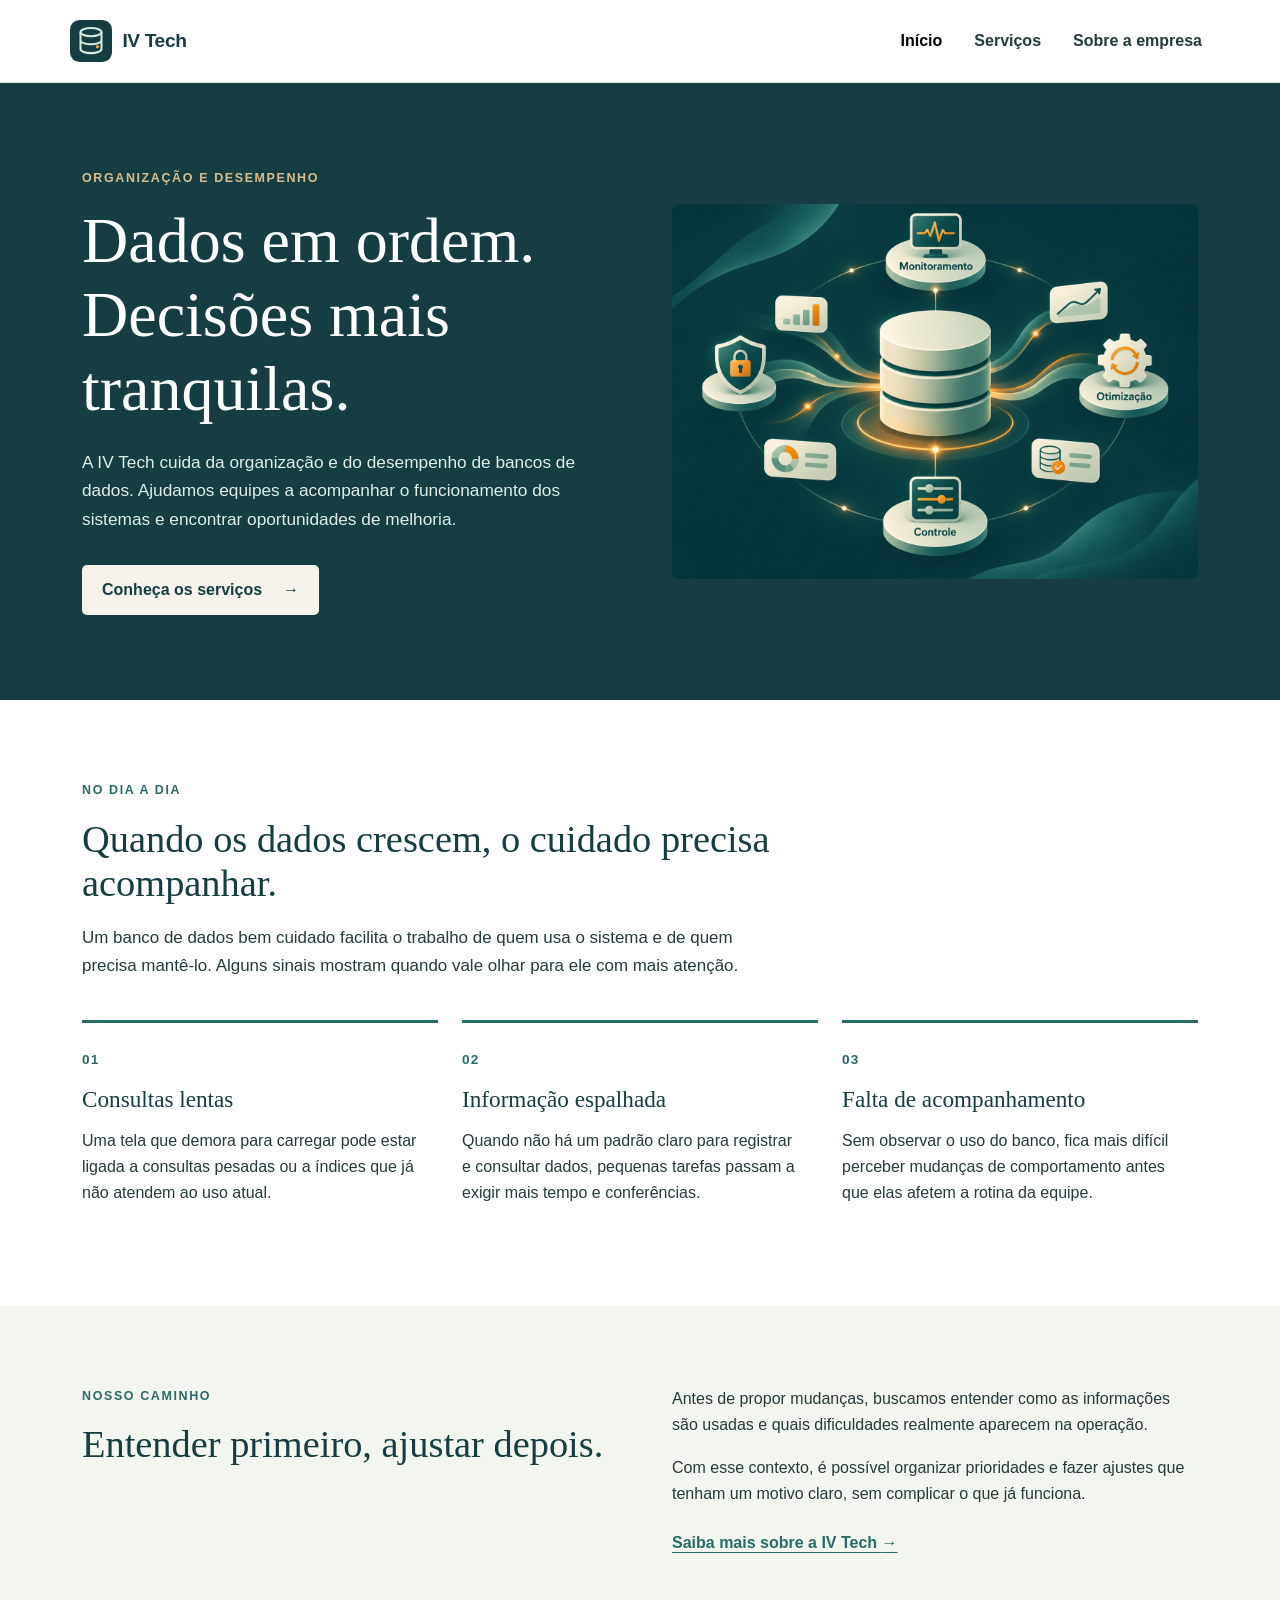
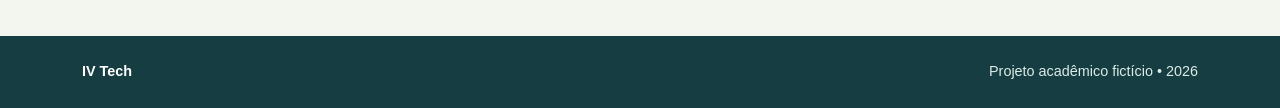
<file: index.html>
<!doctype html>
<html lang="pt-BR">
<head>
  <meta charset="utf-8">
  <meta name="viewport" content="width=device-width, initial-scale=1">
  <meta name="description" content="IV Tech: serviços de organização, otimização e acompanhamento de bancos de dados.">
  <title>IV Tech | Início</title>
  <link rel="icon" href="assets/logo.svg" type="image/svg+xml">
  <link rel="stylesheet" href="assets/vendor/bootstrap.min.css">
  <link rel="stylesheet" href="assets/estilos.css?v=2">
</head>
<body>
  <header class="site-header">
    <nav class="navbar navbar-expand-md container" aria-label="Menu principal">
      <a class="navbar-brand marca" href="index.html"><img src="assets/logo.svg" alt="" width="42" height="42"> <span>IV Tech</span></a>
      <button class="navbar-toggler" type="button" data-bs-toggle="collapse" data-bs-target="#menu" aria-controls="menu" aria-expanded="false" aria-label="Abrir menu">
        <span class="navbar-toggler-icon"></span>
      </button>
      <div class="collapse navbar-collapse" id="menu">
        <ul class="navbar-nav ms-auto gap-md-3">
          <li class="nav-item"><a class="nav-link active" aria-current="page" href="index.html">Início</a></li>
          <li class="nav-item"><a class="nav-link" href="servicos.html">Serviços</a></li>
          <li class="nav-item"><a class="nav-link" href="sobre.html">Sobre a empresa</a></li>
        </ul>
      </div>
    </nav>
  </header>

  <main>
    <section class="hero">
      <div class="container hero-grid">
        <div>
          <p class="etiqueta etiqueta-clara">ORGANIZAÇÃO E DESEMPENHO</p>
          <h1>Dados em ordem. Decisões mais tranquilas.</h1>
          <p class="hero-texto">A IV Tech cuida da organização e do desempenho de bancos de dados. Ajudamos equipes a acompanhar o funcionamento dos sistemas e encontrar oportunidades de melhoria.</p>
          <a class="botao botao-claro" href="servicos.html">Conheça os serviços <span aria-hidden="true">→</span></a>
        </div>
        <img class="hero-imagem" src="assets/iv-tech-dados.png" alt="Ilustração das áreas de monitoramento, otimização e controle ligadas a um banco de dados" width="1448" height="1086">
      </div>
    </section>

    <section class="secao" aria-labelledby="problemas-titulo">
      <div class="container">
        <p class="etiqueta">NO DIA A DIA</p>
        <h2 id="problemas-titulo">Quando os dados crescem, o cuidado precisa acompanhar.</h2>
        <p class="introducao">Um banco de dados bem cuidado facilita o trabalho de quem usa o sistema e de quem precisa mantê-lo. Alguns sinais mostram quando vale olhar para ele com mais atenção.</p>
        <div class="row g-4 mt-1">
          <div class="col-md-4">
            <article class="bloco">
              <span class="numero">01</span>
              <h3>Consultas lentas</h3>
              <p>Uma tela que demora para carregar pode estar ligada a consultas pesadas ou a índices que já não atendem ao uso atual.</p>
            </article>
          </div>
          <div class="col-md-4">
            <article class="bloco">
              <span class="numero">02</span>
              <h3>Informação espalhada</h3>
              <p>Quando não há um padrão claro para registrar e consultar dados, pequenas tarefas passam a exigir mais tempo e conferências.</p>
            </article>
          </div>
          <div class="col-md-4">
            <article class="bloco">
              <span class="numero">03</span>
              <h3>Falta de acompanhamento</h3>
              <p>Sem observar o uso do banco, fica mais difícil perceber mudanças de comportamento antes que elas afetem a rotina da equipe.</p>
            </article>
          </div>
        </div>
      </div>
    </section>

    <section class="secao secao-suave" aria-labelledby="caminho-titulo">
      <div class="container faixa-texto">
        <div>
          <p class="etiqueta">NOSSO CAMINHO</p>
          <h2 id="caminho-titulo">Entender primeiro, ajustar depois.</h2>
        </div>
        <div>
          <p>Antes de propor mudanças, buscamos entender como as informações são usadas e quais dificuldades realmente aparecem na operação.</p>
          <p>Com esse contexto, é possível organizar prioridades e fazer ajustes que tenham um motivo claro, sem complicar o que já funciona.</p>
          <a class="link-seta" href="sobre.html">Saiba mais sobre a IV Tech <span aria-hidden="true">→</span></a>
        </div>
      </div>
    </section>
  </main>

  <footer class="rodape">
    <div class="container rodape-conteudo"><span>IV Tech</span><span>Projeto acadêmico fictício • 2026</span></div>
  </footer>
  <script src="assets/vendor/bootstrap.bundle.min.js"></script>
</body>
</html>
</file>
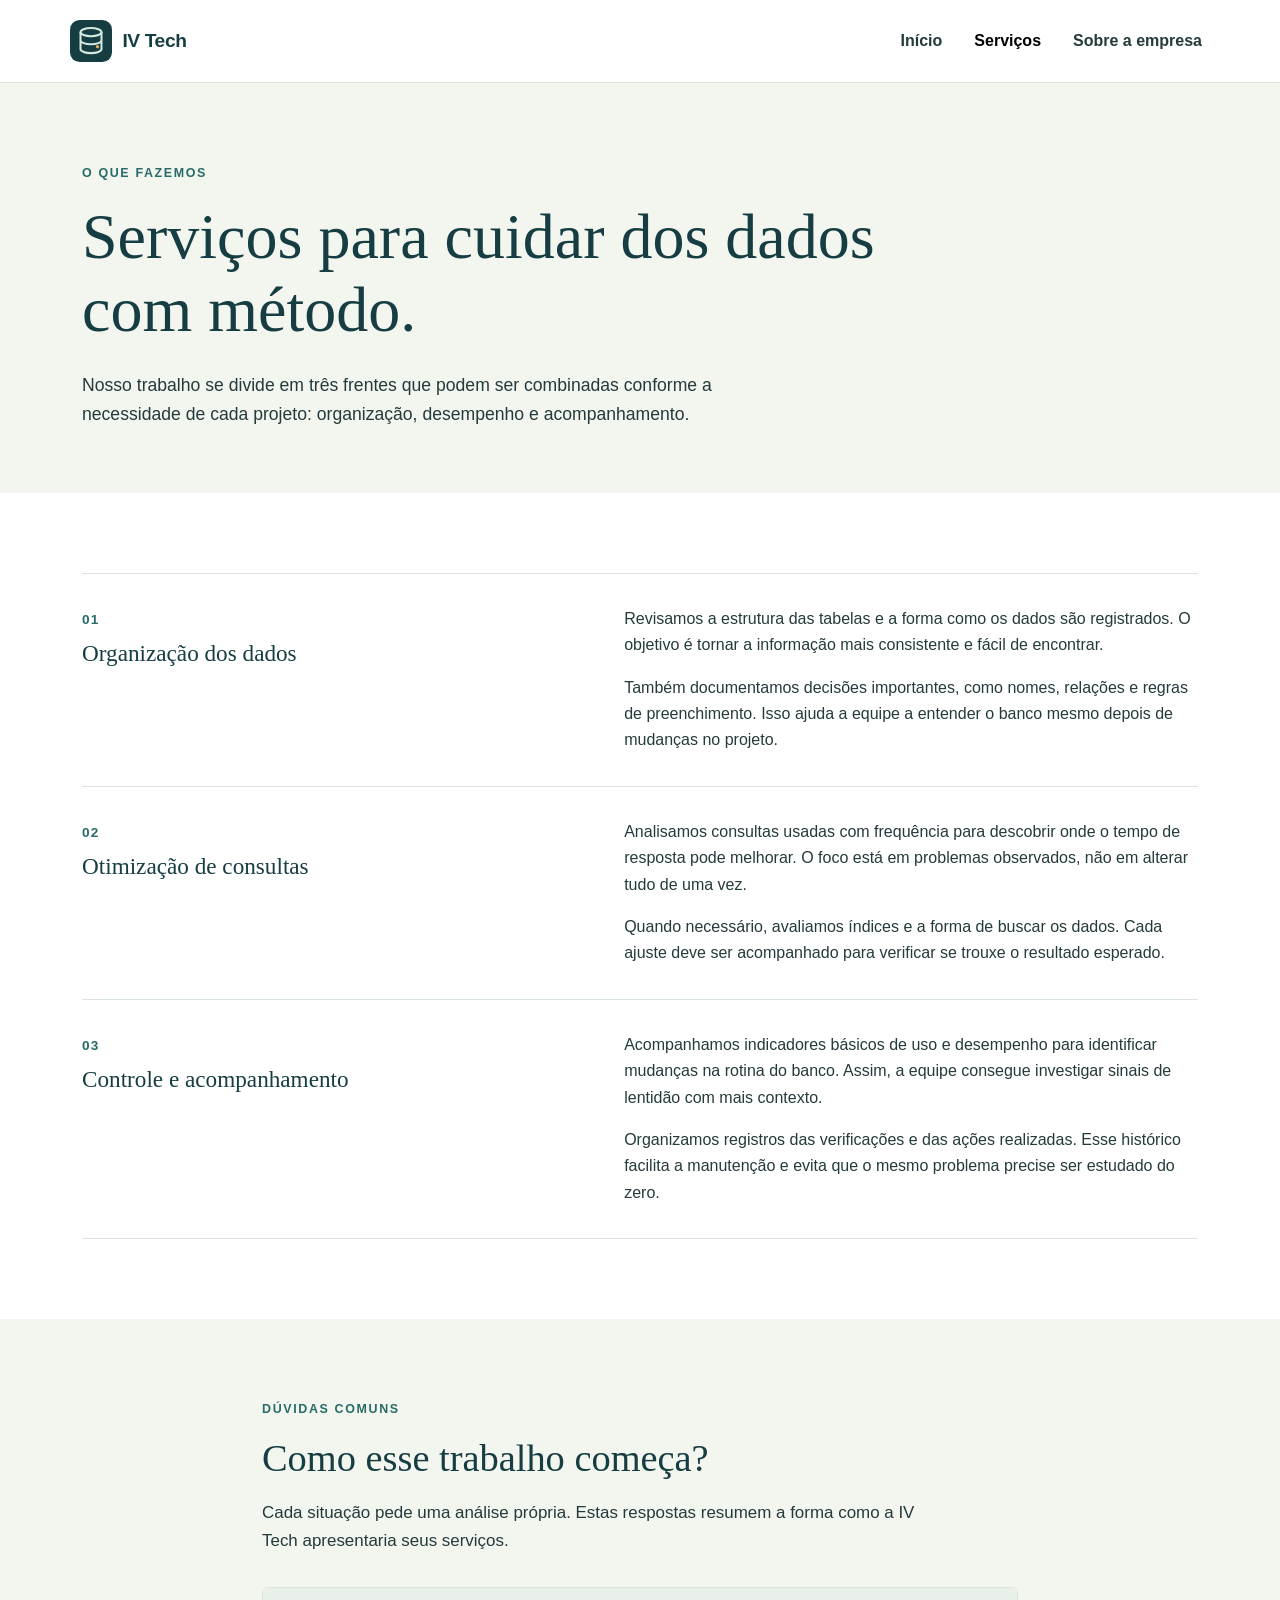
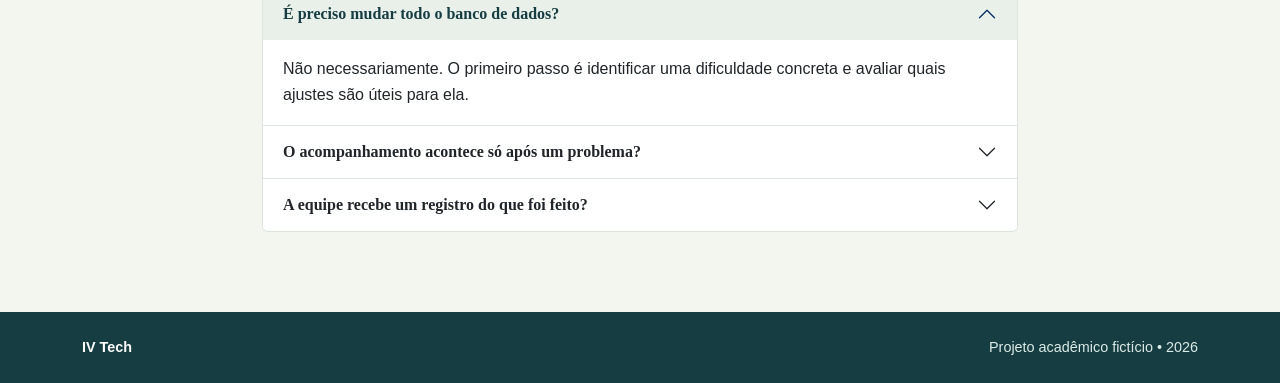
<file: servicos.html>
<!doctype html>
<html lang="pt-BR">
<head>
  <meta charset="utf-8">
  <meta name="viewport" content="width=device-width, initial-scale=1">
  <meta name="description" content="Conheça os serviços de organização, otimização e acompanhamento de bancos de dados da IV Tech.">
  <title>IV Tech | Serviços</title>
  <link rel="icon" href="assets/logo.svg" type="image/svg+xml">
  <link rel="stylesheet" href="assets/vendor/bootstrap.min.css">
  <link rel="stylesheet" href="assets/estilos.css">
</head>
<body>
  <header class="site-header">
    <nav class="navbar navbar-expand-md container" aria-label="Menu principal">
      <a class="navbar-brand marca" href="index.html"><img src="assets/logo.svg" alt="" width="42" height="42"> <span>IV Tech</span></a>
      <button class="navbar-toggler" type="button" data-bs-toggle="collapse" data-bs-target="#menu" aria-controls="menu" aria-expanded="false" aria-label="Abrir menu"><span class="navbar-toggler-icon"></span></button>
      <div class="collapse navbar-collapse" id="menu">
        <ul class="navbar-nav ms-auto gap-md-3">
          <li class="nav-item"><a class="nav-link" href="index.html">Início</a></li>
          <li class="nav-item"><a class="nav-link active" aria-current="page" href="servicos.html">Serviços</a></li>
          <li class="nav-item"><a class="nav-link" href="sobre.html">Sobre a empresa</a></li>
        </ul>
      </div>
    </nav>
  </header>

  <main>
    <section class="titulo-pagina">
      <div class="container">
        <p class="etiqueta">O QUE FAZEMOS</p>
        <h1>Serviços para cuidar dos dados com método.</h1>
        <p>Nosso trabalho se divide em três frentes que podem ser combinadas conforme a necessidade de cada projeto: organização, desempenho e acompanhamento.</p>
      </div>
    </section>

    <section class="secao" aria-labelledby="servicos-titulo">
      <div class="container">
        <h2 id="servicos-titulo" class="visually-hidden">Áreas de serviço</h2>
        <div class="servico-linha">
          <div class="servico-cabecalho"><span class="numero">01</span><h3>Organização dos dados</h3></div>
          <div><p>Revisamos a estrutura das tabelas e a forma como os dados são registrados. O objetivo é tornar a informação mais consistente e fácil de encontrar.</p><p>Também documentamos decisões importantes, como nomes, relações e regras de preenchimento. Isso ajuda a equipe a entender o banco mesmo depois de mudanças no projeto.</p></div>
        </div>
        <div class="servico-linha">
          <div class="servico-cabecalho"><span class="numero">02</span><h3>Otimização de consultas</h3></div>
          <div><p>Analisamos consultas usadas com frequência para descobrir onde o tempo de resposta pode melhorar. O foco está em problemas observados, não em alterar tudo de uma vez.</p><p>Quando necessário, avaliamos índices e a forma de buscar os dados. Cada ajuste deve ser acompanhado para verificar se trouxe o resultado esperado.</p></div>
        </div>
        <div class="servico-linha">
          <div class="servico-cabecalho"><span class="numero">03</span><h3>Controle e acompanhamento</h3></div>
          <div><p>Acompanhamos indicadores básicos de uso e desempenho para identificar mudanças na rotina do banco. Assim, a equipe consegue investigar sinais de lentidão com mais contexto.</p><p>Organizamos registros das verificações e das ações realizadas. Esse histórico facilita a manutenção e evita que o mesmo problema precise ser estudado do zero.</p></div>
        </div>
      </div>
    </section>

    <section class="secao secao-suave" aria-labelledby="duvidas-titulo">
      <div class="container largura-media">
        <p class="etiqueta">DÚVIDAS COMUNS</p>
        <h2 id="duvidas-titulo">Como esse trabalho começa?</h2>
        <p class="introducao">Cada situação pede uma análise própria. Estas respostas resumem a forma como a IV Tech apresentaria seus serviços.</p>
        <div class="accordion" id="duvidas">
          <div class="accordion-item">
            <h3 class="accordion-header"><button class="accordion-button" type="button" data-bs-toggle="collapse" data-bs-target="#resposta1" aria-expanded="true" aria-controls="resposta1">É preciso mudar todo o banco de dados?</button></h3>
            <div id="resposta1" class="accordion-collapse collapse show" data-bs-parent="#duvidas"><div class="accordion-body">Não necessariamente. O primeiro passo é identificar uma dificuldade concreta e avaliar quais ajustes são úteis para ela.</div></div>
          </div>
          <div class="accordion-item">
            <h3 class="accordion-header"><button class="accordion-button collapsed" type="button" data-bs-toggle="collapse" data-bs-target="#resposta2" aria-expanded="false" aria-controls="resposta2">O acompanhamento acontece só após um problema?</button></h3>
            <div id="resposta2" class="accordion-collapse collapse" data-bs-parent="#duvidas"><div class="accordion-body">Não. A observação periódica ajuda a comparar o funcionamento do sistema ao longo do tempo e dá contexto às decisões de manutenção.</div></div>
          </div>
          <div class="accordion-item">
            <h3 class="accordion-header"><button class="accordion-button collapsed" type="button" data-bs-toggle="collapse" data-bs-target="#resposta3" aria-expanded="false" aria-controls="resposta3">A equipe recebe um registro do que foi feito?</button></h3>
            <div id="resposta3" class="accordion-collapse collapse" data-bs-parent="#duvidas"><div class="accordion-body">Sim. Documentar as observações e as mudanças faz parte de um processo que outras pessoas também consigam compreender.</div></div>
          </div>
        </div>
      </div>
    </section>
  </main>

  <footer class="rodape"><div class="container rodape-conteudo"><span>IV Tech</span><span>Projeto acadêmico fictício • 2026</span></div></footer>
  <script src="assets/vendor/bootstrap.bundle.min.js"></script>
</body>
</html>
</file>
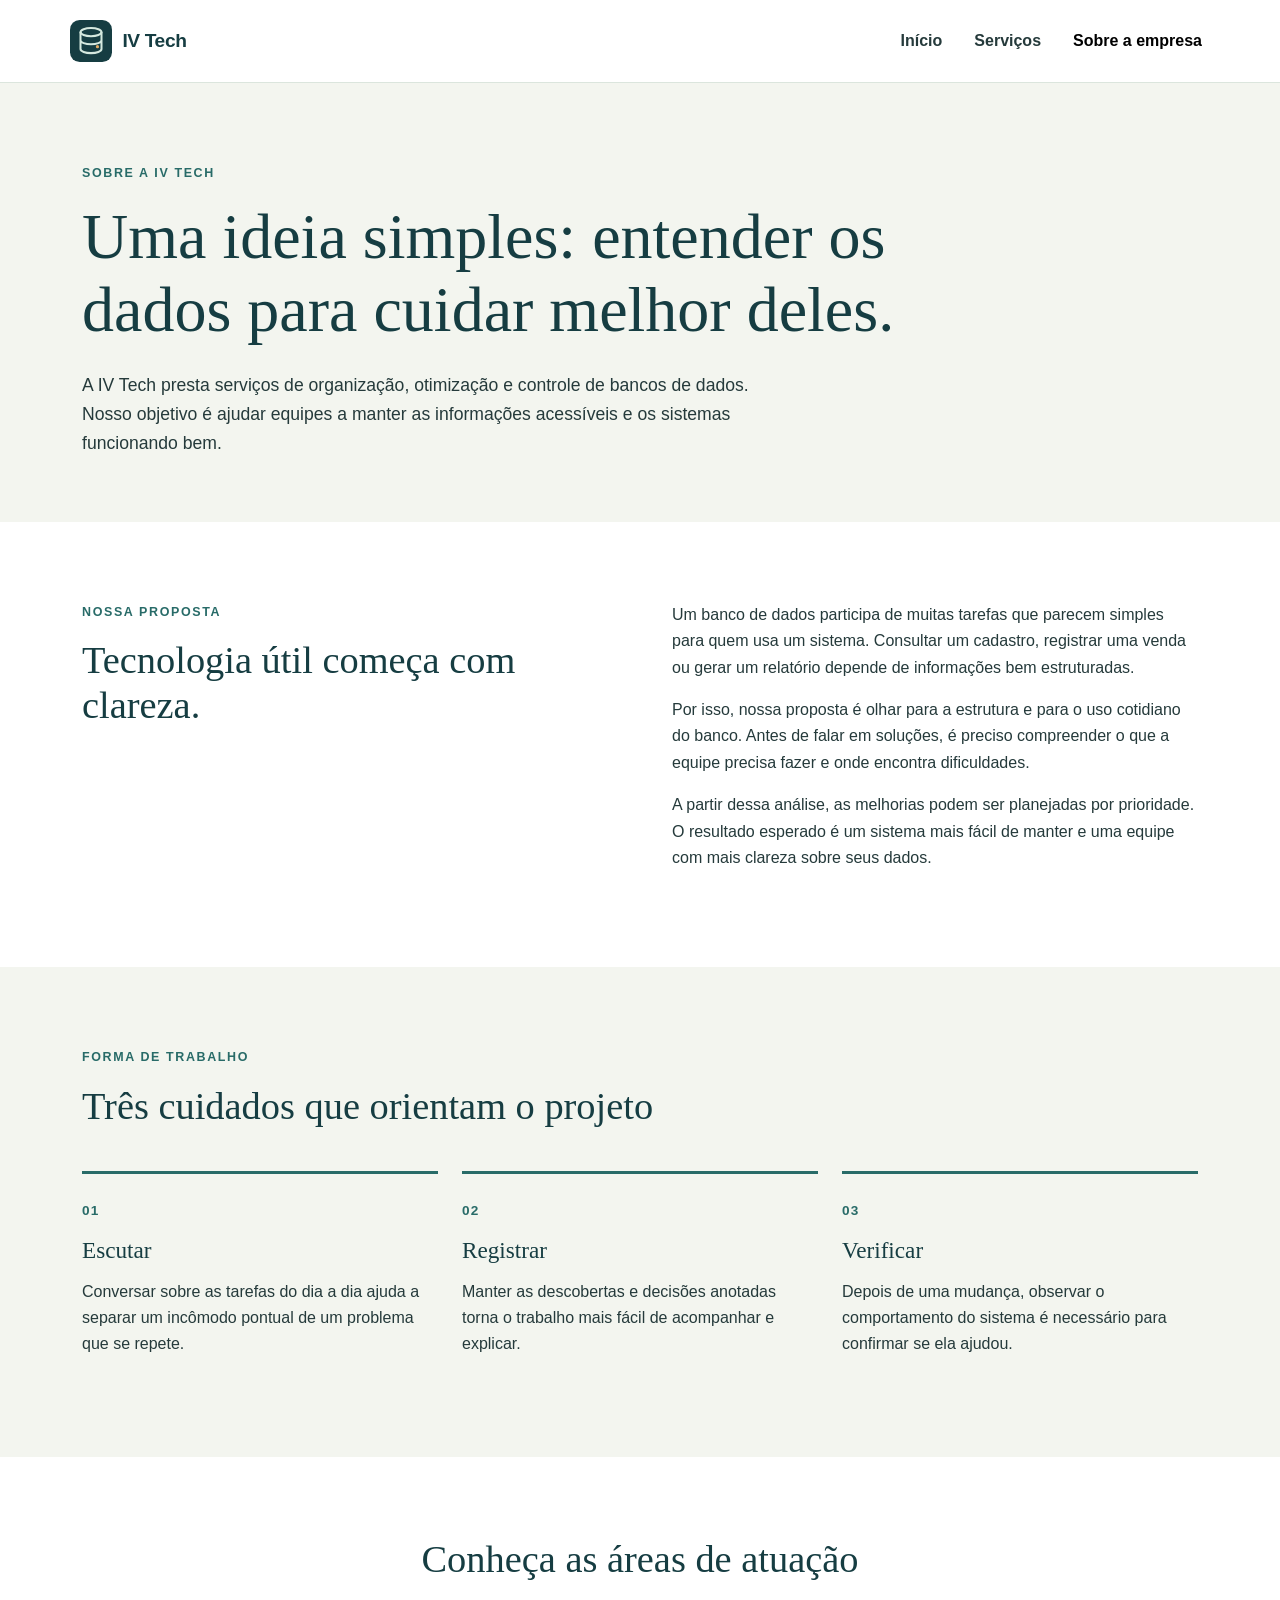
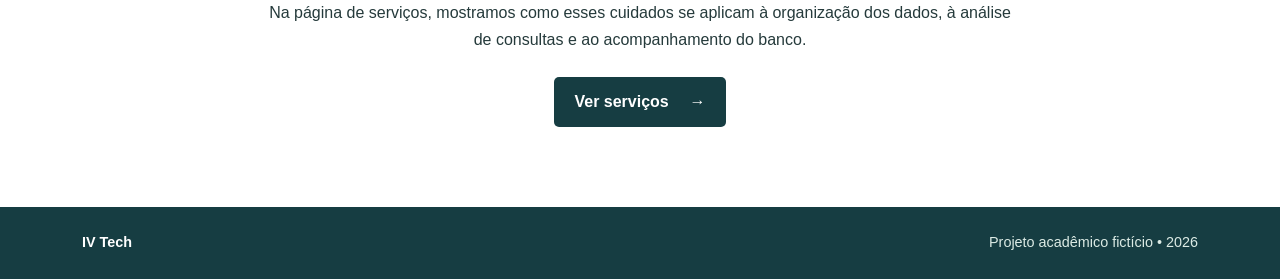
<file: sobre.html>
<!doctype html>
<html lang="pt-BR">
<head>
  <meta charset="utf-8">
  <meta name="viewport" content="width=device-width, initial-scale=1">
  <meta name="description" content="Saiba mais sobre a proposta e a forma de trabalho da IV Tech.">
  <title>IV Tech | Sobre a empresa</title>
  <link rel="icon" href="assets/logo.svg" type="image/svg+xml">
  <link rel="stylesheet" href="assets/vendor/bootstrap.min.css">
  <link rel="stylesheet" href="assets/estilos.css">
</head>
<body>
  <header class="site-header">
    <nav class="navbar navbar-expand-md container" aria-label="Menu principal">
      <a class="navbar-brand marca" href="index.html"><img src="assets/logo.svg" alt="" width="42" height="42"> <span>IV Tech</span></a>
      <button class="navbar-toggler" type="button" data-bs-toggle="collapse" data-bs-target="#menu" aria-controls="menu" aria-expanded="false" aria-label="Abrir menu"><span class="navbar-toggler-icon"></span></button>
      <div class="collapse navbar-collapse" id="menu">
        <ul class="navbar-nav ms-auto gap-md-3">
          <li class="nav-item"><a class="nav-link" href="index.html">Início</a></li>
          <li class="nav-item"><a class="nav-link" href="servicos.html">Serviços</a></li>
          <li class="nav-item"><a class="nav-link active" aria-current="page" href="sobre.html">Sobre a empresa</a></li>
        </ul>
      </div>
    </nav>
  </header>

  <main>
    <section class="titulo-pagina">
      <div class="container">
        <p class="etiqueta">SOBRE A IV TECH</p>
        <h1>Uma ideia simples: entender os dados para cuidar melhor deles.</h1>
        <p>A IV Tech presta serviços de organização, otimização e controle de bancos de dados. Nosso objetivo é ajudar equipes a manter as informações acessíveis e os sistemas funcionando bem.</p>
      </div>
    </section>

    <section class="secao" aria-labelledby="proposta-titulo">
      <div class="container faixa-texto">
        <div>
          <p class="etiqueta">NOSSA PROPOSTA</p>
          <h2 id="proposta-titulo">Tecnologia útil começa com clareza.</h2>
        </div>
        <div>
          <p>Um banco de dados participa de muitas tarefas que parecem simples para quem usa um sistema. Consultar um cadastro, registrar uma venda ou gerar um relatório depende de informações bem estruturadas.</p>
          <p>Por isso, nossa proposta é olhar para a estrutura e para o uso cotidiano do banco. Antes de falar em soluções, é preciso compreender o que a equipe precisa fazer e onde encontra dificuldades.</p>
          <p>A partir dessa análise, as melhorias podem ser planejadas por prioridade. O resultado esperado é um sistema mais fácil de manter e uma equipe com mais clareza sobre seus dados.</p>
        </div>
      </div>
    </section>

    <section class="secao secao-suave" aria-labelledby="principios-titulo">
      <div class="container">
        <p class="etiqueta">FORMA DE TRABALHO</p>
        <h2 id="principios-titulo">Três cuidados que orientam o projeto</h2>
        <div class="row g-4 mt-1">
          <div class="col-md-4"><article class="bloco"><span class="numero">01</span><h3>Escutar</h3><p>Conversar sobre as tarefas do dia a dia ajuda a separar um incômodo pontual de um problema que se repete.</p></article></div>
          <div class="col-md-4"><article class="bloco"><span class="numero">02</span><h3>Registrar</h3><p>Manter as descobertas e decisões anotadas torna o trabalho mais fácil de acompanhar e explicar.</p></article></div>
          <div class="col-md-4"><article class="bloco"><span class="numero">03</span><h3>Verificar</h3><p>Depois de uma mudança, observar o comportamento do sistema é necessário para confirmar se ela ajudou.</p></article></div>
        </div>
      </div>
    </section>

    <section class="secao" aria-labelledby="continuar-titulo">
      <div class="container largura-media centro">
        <h2 id="continuar-titulo">Conheça as áreas de atuação</h2>
        <p>Na página de serviços, mostramos como esses cuidados se aplicam à organização dos dados, à análise de consultas e ao acompanhamento do banco.</p>
        <a class="botao botao-escuro" href="servicos.html">Ver serviços <span aria-hidden="true">→</span></a>
      </div>
    </section>
  </main>

  <footer class="rodape"><div class="container rodape-conteudo"><span>IV Tech</span><span>Projeto acadêmico fictício • 2026</span></div></footer>
  <script src="assets/vendor/bootstrap.bundle.min.js"></script>
</body>
</html>
</file>
<file: assets/estilos.css>
:root {
  --verde-escuro: #163d42;
  --verde: #286b68;
  --texto: #253a3b;
  --suave: #f3f5ef;
  --borda: #dbe5dd;
}

html { scroll-behavior: smooth; }
body { color: var(--texto); background: #fff; font-family: Arial, Helvetica, sans-serif; line-height: 1.65; }
h1, h2, h3 { color: var(--verde-escuro); font-family: Georgia, 'Times New Roman', serif; line-height: 1.15; }
h1 { font-size: clamp(2.5rem, 5vw, 4.3rem); }
h2 { font-size: clamp(2rem, 3vw, 2.8rem); max-width: 690px; margin-bottom: 1.2rem; }
h3 { font-size: 1.45rem; }
p { margin-bottom: 1rem; }
a { color: var(--verde); }
a:hover { color: var(--verde-escuro); }
a:focus-visible, button:focus-visible { outline: 3px solid #e5ac68; outline-offset: 3px; }

.site-header { background: #fff; border-bottom: 1px solid var(--borda); }
.site-header .navbar { min-height: 82px; }
.marca { display: inline-flex; align-items: center; gap: .65rem; color: var(--verde-escuro); font-size: 1.2rem; font-weight: 700; letter-spacing: -.02em; }
.marca:hover { color: var(--verde-escuro); }
.nav-link { color: var(--texto); font-weight: 600; }
.nav-link:hover, .nav-link.active { color: var(--verde); }
.navbar-toggler { border-color: var(--borda); }

.hero { background: var(--verde-escuro); padding: 5.3rem 0; }
.hero-grid { display: grid; grid-template-columns: 1fr 1fr; align-items: center; gap: 4rem; }
.hero h1 { color: #fff; max-width: 590px; margin-bottom: 1.4rem; }
.hero-texto { color: #e0ede7; max-width: 570px; font-size: 1.08rem; margin-bottom: 2rem; }
.hero-imagem { display: block; width: 100%; height: auto; aspect-ratio: 7 / 5; object-fit: cover; border-radius: 8px; }
.etiqueta { color: var(--verde); font-size: .78rem; font-weight: 700; letter-spacing: .13em; margin-bottom: 1rem; }
.etiqueta-clara { color: #d9bc8e; }
.botao { display: inline-flex; align-items: center; gap: 1.3rem; padding: .75rem 1.25rem; border-radius: 5px; text-decoration: none; font-weight: 700; }
.botao-claro { background: #f5f3eb; color: var(--verde-escuro); }
.botao-claro:hover { background: #fff; color: var(--verde-escuro); }
.botao-escuro { background: var(--verde-escuro); color: #fff; }
.botao-escuro:hover { background: var(--verde); color: #fff; }

.secao { padding: 5rem 0; }
.secao-suave { background: var(--suave); }
.introducao { max-width: 690px; font-size: 1.06rem; }
.bloco { height: 100%; border-top: 3px solid var(--verde); padding: 1.4rem 1.1rem 1.2rem 0; }
.bloco h3 { margin: .9rem 0; }
.bloco p { margin-bottom: 0; }
.numero { color: var(--verde); font-size: .85rem; font-weight: 700; letter-spacing: .08em; }
.faixa-texto { display: grid; grid-template-columns: 1fr 1fr; gap: 4rem; }
.faixa-texto > div:last-child { max-width: 560px; }
.link-seta { display: inline-block; margin-top: .4rem; font-weight: 700; text-decoration-thickness: 1px; text-underline-offset: 4px; }

.titulo-pagina { background: var(--suave); padding: 5rem 0 4rem; }
.titulo-pagina h1 { max-width: 820px; margin-bottom: 1.5rem; }
.titulo-pagina p:last-child { max-width: 700px; font-size: 1.1rem; margin-bottom: 0; }
.servico-linha { display: grid; grid-template-columns: 1fr 1.2fr; gap: 4rem; padding: 2rem 0; border-bottom: 1px solid var(--borda); }
.servico-linha:first-of-type { border-top: 1px solid var(--borda); }
.servico-cabecalho h3 { margin-top: .5rem; }
.servico-linha p:last-child { margin-bottom: 0; }
.largura-media { max-width: 780px; }
.accordion { --bs-accordion-border-color: var(--borda); --bs-accordion-active-bg: #e8f0e9; --bs-accordion-active-color: var(--verde-escuro); --bs-accordion-btn-focus-box-shadow: none; margin-top: 2rem; }
.accordion-button { font-weight: 700; }
.accordion-button:not(.collapsed) { box-shadow: none; }
.accordion-body { line-height: 1.65; }
.centro { text-align: center; }
.centro h2 { margin-left: auto; margin-right: auto; }
.centro p { margin-bottom: 1.5rem; }

.rodape { background: var(--verde-escuro); color: #dcebe5; padding: 1.5rem 0; }
.rodape-conteudo { display: flex; justify-content: space-between; gap: 1rem; align-items: center; font-size: .9rem; }
.rodape-conteudo span:first-child { color: #fff; font-weight: 700; }

@media (max-width: 767px) {
  .site-header .navbar { min-height: 72px; }
  .navbar-collapse { padding: .8rem 0 1rem; }
  .hero { padding: 3.5rem 0; }
  .hero-grid, .faixa-texto, .servico-linha { grid-template-columns: 1fr; gap: 1.6rem; }
  .hero-imagem { max-width: 560px; }
  .secao { padding: 3.6rem 0; }
  .titulo-pagina { padding: 3.5rem 0; }
  .servico-linha { gap: .3rem; }
  .rodape-conteudo { align-items: flex-start; flex-direction: column; gap: .25rem; }
}

@media (prefers-reduced-motion: reduce) {
  html { scroll-behavior: auto; }
}
</file>
